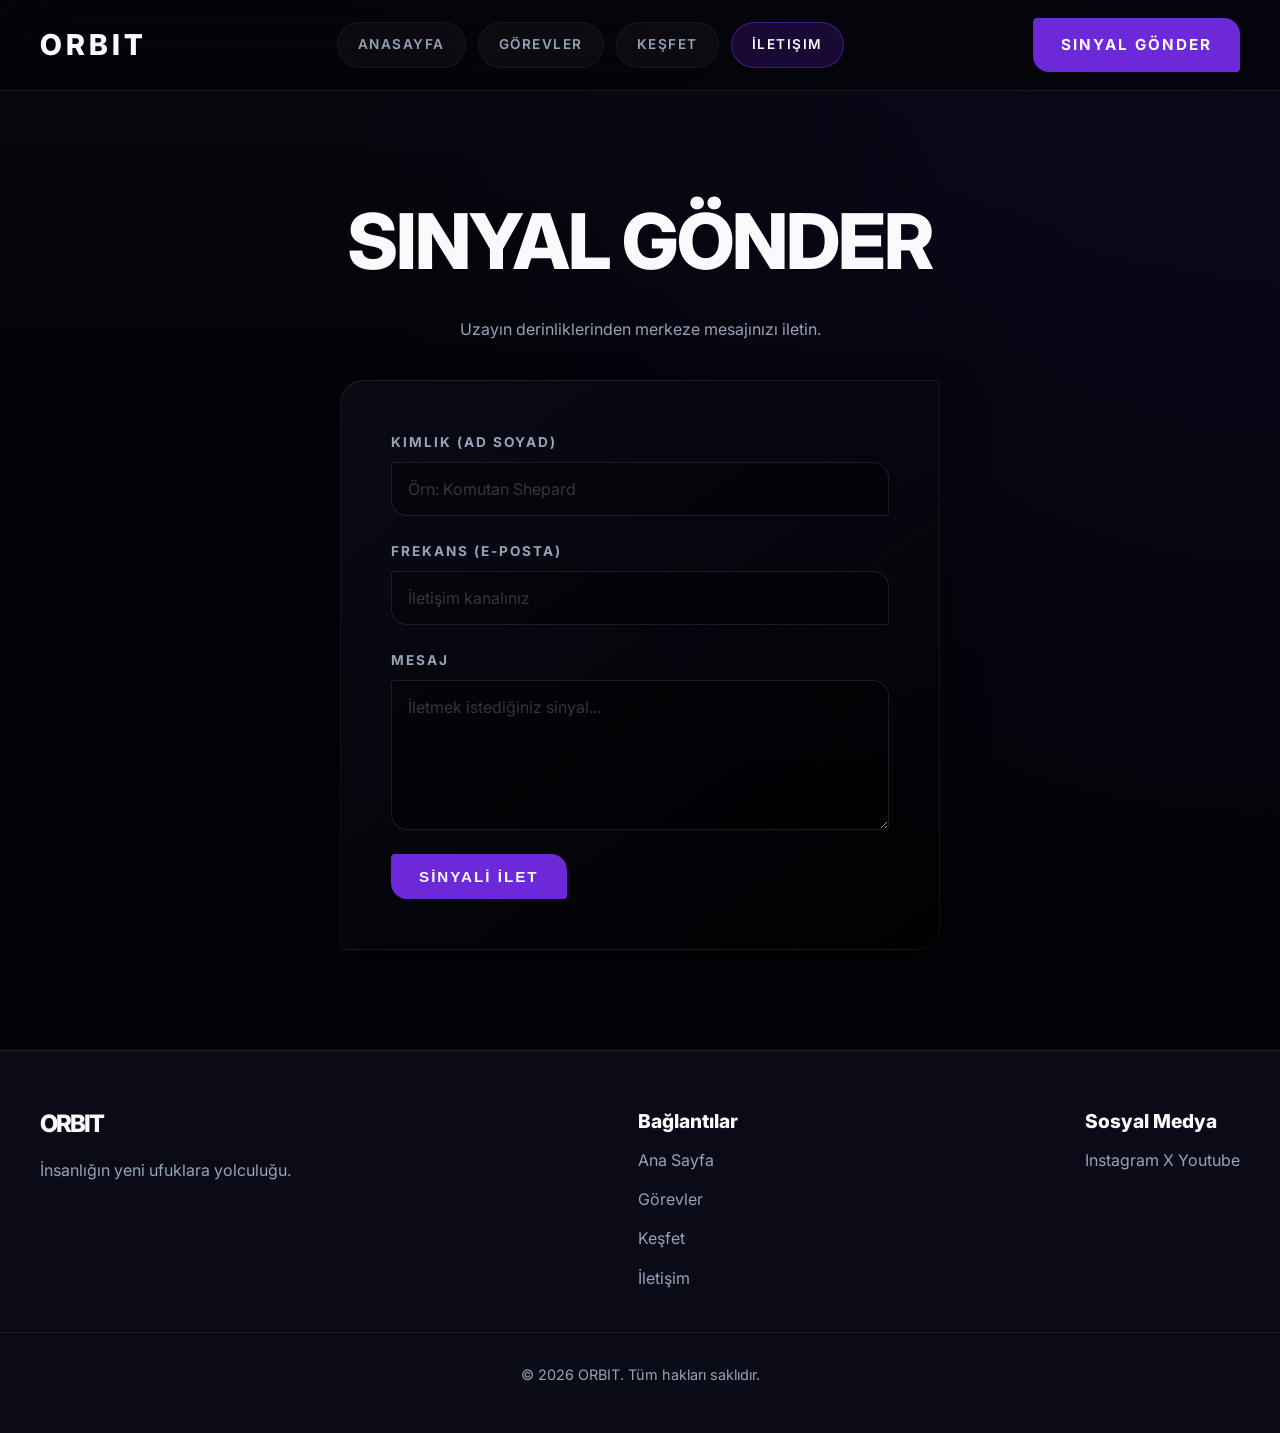
<file: iletisim.html>
<!doctype html>
<html lang="en">
  <head>
    <meta charset="UTF-8" />
    <meta name="viewport" content="width=device-width, initial-scale=1.0" />
    <title>İletişim - ORBIT</title>
    <link rel="stylesheet" href="scss/main.css" />
  </head>
  <body>
    <!-- ================ HEADER ================ -->
    <header>
      <div class="container">
        <a href="index.html" class="logo">ORBIT</a>
        <nav>
          <ul>
            <li><a href="index.html">Anasayfa</a></li>
            <li><a href="gorevler.html">Görevler</a></li>
            <li><a href="kesfet.html">Keşfet</a></li>
            <li><a href="iletisim.html" class="active">İletişim</a></li>
          </ul>
        </nav>
        <a href="iletisim.html" class="button primary">Sinyal Gönder</a>
      </div>
    </header>

    <!-- ================ MAIN ================ -->
    <main>
      <!-- ================ PAGE HEADER ================ -->
     <section class="page-header">
      <div class="container">
        <h1>Sinyal Gönder</h1>
          <p>Uzayın derinliklerinden merkeze mesajınızı iletin.</p>
      </div>
     </section>

     <!-- ================ FORM ================ -->
      <section class="container">
        <div class="contact-form">
          <form action="#">
            <div class="form-group">
              <label for="name">Kimlik (Ad Soyad)</label>
              <input type="text" id="name" placeholder="Örn: Komutan Shepard">
            </div>
             <div class="form-group">
              <label for="email">Frekans (E-posta)</label>
              <input type="email" id="email" placeholder="İletişim kanalınız">
            </div>
             <div class="form-group">
              <label for="mesaj">Mesaj</label>
              <textarea type="text" id="name" placeholder="İletmek istediğiniz sinyal..."></textarea>
            </div>
            <button type="button" class="button primary">SİNYALİ İLET</button>
          </form>
        </div>
      </section>
    </main>
    

    <!-- ================ FOOTER ================ -->
    <footer>
      <div class="container">
        <div>
          <h2>ORBIT</h2>
          <p>İnsanlığın yeni ufuklara yolculuğu.</p>
        </div>

        <div>
          <h3>Bağlantılar</h3>
          <ul>
            <li><a href="index.html">Ana Sayfa</a></li>
            <li><a href="gorevler.html">Görevler</a></li>
            <li><a href="kesfet.html">Keşfet</a></li>
            <li><a href="iletisim.html">İletişim</a></li>
          </ul>
        </div>

        <div>
          <h3>Sosyal Medya</h3>
          <ul>
            <li>
              <a href="#">Instagram</a>
              <a href="#">X</a>
              <a href="#">Youtube</a>
            </li>
          </ul>
        </div>
      </div>

      <div class="bottom">
        <p>&copy; 2026 ORBIT. Tüm hakları saklıdır.</p>
      </div>
    </footer>
  </body>
</html>
</file>
<file: scss/main.css>
@import url("https://fonts.googleapis.com/css2?family=Inter:ital,opsz,wght@0,14..32,100..900;1,14..32,100..900&display=swap");
* {
  margin: 0;
  padding: 0;
  box-sizing: border-box;
}

body {
  overflow-x: hidden;
}

img {
  max-width: 100%;
  display: block;
}

a {
  text-decoration: none;
  color: inherit;
}

ul {
  list-style: none;
}

body {
  font-family: "Inter", system-ui, sans-serif;
  background: radial-gradient(circle at top right, rgba(109, 40, 217, 0.1) 0%, #030308 60%);
  background-color: #030308;
  background-attachment: fixed;
  color: #f8fafc;
  line-height: 1.7;
}

h1,
h2,
h3,
h4 {
  line-height: 1.1;
  font-weight: 800;
}

h1 {
  font-size: clamp(3rem, 8vw, 7rem);
  text-transform: uppercase;
  letter-spacing: -2px;
  margin-bottom: 32px;
}

h2 {
  font-size: clamp(2rem, 3.5vw, 3.5rem);
  letter-spacing: -2px;
  margin-bottom: 24px;
}

h3 {
  font-size: 1.5rem;
}

p {
  color: #94a3b8;
  margin-bottom: 16px;
}

.container {
  width: 100%;
  max-width: 1300px;
  margin: 0 auto;
  padding-inline: 40px;
}
@media (max-width: 600px) {
  .container {
    padding-inline: 20px;
  }
}

section {
  padding: 100px 0;
}
@media (max-width: 992px) {
  section {
    padding: 80px 0;
  }
}
@media (max-width: 600px) {
  section {
    padding: 60px 0;
  }
}

header {
  background: rgba(3, 3, 8, 0.7);
  backdrop-filter: blur(24px);
  position: fixed;
  top: 0;
  left: 0;
  width: 100%;
  z-index: 100;
  border-bottom: 1px solid rgba(255, 255, 255, 0.08);
}
header .container {
  display: flex;
  justify-content: space-between;
  align-items: center;
  min-height: 90px;
  padding-top: 10px;
  padding-bottom: 10px;
}
header .logo {
  font-size: 1.8rem;
  font-weight: 800;
  letter-spacing: 4px;
  color: #f8fafc;
  text-transform: uppercase;
}
header nav ul {
  display: flex;
  justify-content: center;
  flex-wrap: wrap;
  gap: 12px;
}
@media (max-width: 600px) {
  header nav ul {
    width: 100%;
    flex-wrap: nowrap;
    justify-content: flex-start;
    padding-bottom: 5px;
    overflow-x: auto;
    overflow-y: hidden;
    scrollbar-width: none;
    -webkit-overflow-scrolling: touch;
  }
  header nav ul::-webkit-scrollbar {
    display: none;
  }
}
header nav a {
  display: inline-block;
  padding: 10px 20px;
  font-size: 0.85rem;
  font-weight: 600;
  text-transform: uppercase;
  letter-spacing: 1.5px;
  color: #94a3b8;
  background: rgba(255, 255, 255, 0.03);
  border: 1px solid rgba(255, 255, 255, 0.05);
  border-radius: 100px;
  transition: all 0.3s;
}
header nav a.active {
  color: #f8fafc;
  background: rgba(109, 40, 217, 0.2);
  border-color: rgba(109, 40, 217, 0.5);
}
header nav a:hover {
  color: #f8fafc;
  background: rgba(109, 40, 217, 0.2);
  border-color: rgba(109, 40, 217, 0.5);
  transform: translateY(-2px);
}
@media (max-width: 600px) {
  header nav a {
    padding: 8px 16px;
    font-size: 0.75rem;
    letter-spacing: 1px;
  }
}
@media (max-width: 992px) {
  header .container {
    flex-direction: column;
    gap: 20px;
    padding-top: 24px;
    padding-bottom: 24px;
  }
  header .button {
    display: none;
  }
}

.button {
  display: inline-flex;
  justify-content: center;
  align-items: center;
  padding: 14px 28px;
  border: none;
  border-radius: 4px 16px 4px 16px;
  font-size: 0.95rem;
  font-weight: 700;
  letter-spacing: 2px;
  text-transform: uppercase;
  cursor: pointer;
  transition: all 0.3s ease;
}
.button:hover {
  transform: translateY(-2px);
}
.button.primary {
  background: #6d28d9;
  color: #f8fafc;
}
.button.primary:hover {
  opacity: 0.9;
}
.button.secondary {
  background: transparent;
  color: #f8fafc;
  border: 2px solid #0ea5e9;
}
.button.secondary:hover {
  background: rgba(14, 165, 233, 0.1);
}

.card {
  background: #0b0b18;
  border-radius: 24px;
  border: 4px solid rgba(255, 255, 255, 0.08);
  overflow: hidden;
  position: relative;
  transition: all 0.3s;
}
.card:hover {
  transform: translateY(-8px) scale(1.02);
  background: #16162a;
  box-shadow: 0 30px 60px rgba(0, 0, 0, 0.6);
  border-color: #6d28d9;
}

.card img {
  width: 100%;
  height: 240px;
  -o-object-fit: contain;
     object-fit: contain;
  background: black;
}
.card .content {
  padding: 24px;
}
.card h3 {
  margin: 12px 0;
  font-size: 1.4rem;
}
.card p {
  margin-bottom: 20px;
  white-space: nowrap;
  overflow: hidden;
  text-overflow: ellipsis;
}
.card .info {
  display: flex;
  justify-content: space-between;
  margin-bottom: 20px;
  padding-top: 15px;
  border-top: 1px solid rgba(255, 255, 255, 0.08);
}
.card .info span {
  font-size: 0.9rem;
  color: #94a3b8;
  display: block;
}
.card .info strong {
  color: #f8fafc;
  display: block;
  margin-top: 4px;
}

.status {
  display: inline-block;
  padding: 6px 12px;
  border-radius: 100px;
  font-size: 0.8rem;
  font-weight: 700;
  letter-spacing: 1px;
}
.status.active {
  color: #10b981;
  background: rgba(16, 185, 129, 0.1);
}
.status.completed {
  color: #3b82f6;
  background: rgba(59, 130, 246, 0.1);
}
.status.planned {
  color: #f59e0b;
  background: rgba(245, 158, 11, 0.1);
}

footer {
  background: #0b0b18;
  border-top: 1px solid rgba(255, 255, 255, 0.08);
  padding: 60px 0 30px;
}
footer .container {
  display: flex;
  justify-content: space-between;
  flex-wrap: wrap;
  gap: 40px;
  margin-bottom: 40px;
}
footer h2 {
  font-size: 1.5rem;
  margin-bottom: 20px;
}
footer h3 {
  font-size: 1.2rem;
  margin-bottom: 15px;
}
footer ul {
  display: flex;
  flex-direction: column;
  gap: 12px;
}
footer a {
  color: #94a3b8;
  transition: color 0.3s ease;
}
footer a:hover {
  color: #6d28d9;
}
footer .bottom {
  text-align: center;
  padding-top: 30px;
  border-top: 1px solid rgba(255, 255, 255, 0.08);
  color: #94a3b8;
  font-size: 0.9rem;
}

.hero {
  display: flex;
  align-items: center;
  justify-content: center;
  min-height: 100vh;
  text-align: center;
  position: relative;
}
@media (max-width: 600px) {
  .hero {
    min-height: 75vh;
    padding-top: 140px;
    padding-bottom: 40px;
  }
}
.hero img {
  position: absolute;
  inset: 0;
  width: 100%;
  height: 100%;
  -o-object-fit: cover;
     object-fit: cover;
  z-index: -2;
  opacity: 0.6;
}
.hero::before {
  content: "";
  position: absolute;
  inset: 0;
  background: linear-gradient(to bottom, rgba(3, 3, 8, 0.2), #030308);
  z-index: -1;
}
.hero p {
  font-size: clamp(1.1rem, 2vw, 1.5rem);
  max-width: 800px;
  margin: 0 auto 48px;
  color: rgba(255, 255, 255, 0.8);
}
.hero .actions {
  display: flex;
  justify-content: center;
  gap: 20px;
}
@media (max-width: 600px) {
  .hero .actions {
    flex-direction: column;
    width: 100%;
    max-width: 300px;
    margin: 0 auto;
  }
}

.stats {
  padding: 80px 0;
  position: relative;
}
.stats .container {
  display: grid;
  grid-template-columns: repeat(3, 1fr);
  gap: 40px;
  text-align: center;
}
@media (max-width: 600px) {
  .stats .container {
    grid-template-columns: 1fr;
    gap: 60px;
  }
}
.stats h2 {
  font-size: clamp(3rem, 6vw, 5rem);
  color: #f8fafc;
  margin-bottom: 5px;
  letter-spacing: -2px;
}
.stats p {
  font-size: 1rem;
  font-weight: 600;
  letter-spacing: 2px;
  margin: 0;
}
.stats::before {
  content: "";
  position: absolute;
  inset: 0;
  border-top: 1px solid rgba(255, 255, 255, 0.08);
  border-bottom: 1px solid rgba(255, 255, 255, 0.08);
  z-index: -1;
  background: linear-gradient(90deg, transparent, rgba(22, 22, 42, 0.5), transparent);
}

.missions-grid,
.planets-grid {
  display: grid;
  grid-template-columns: repeat(auto-fit, minmax(300px, 1fr));
  gap: 40px;
  margin-top: 60px;
}

.button-wrapper {
  display: flex;
  justify-content: center;
  margin: 50px 0;
}

.about {
  position: relative;
  overflow: hidden;
}
.about img {
  border-radius: 24px;
  margin-top: 40px;
  height: 400px;
  width: 100%;
  -o-object-fit: cover;
     object-fit: cover;
}

.cta {
  text-align: center;
  padding: 100px 0;
  background: linear-gradient(to top, rgba(109, 40, 217, 0.1), transparent);
}
.cta h2 {
  font-size: 3rem;
  margin-bottom: 30px;
}
@media (max-width: 992px) {
  .cta h2 {
    font-size: 2rem;
  }
}

.page-header {
  text-align: center;
  padding: 200px 0 20px;
  background: linear-gradient(to bottom, rgba(11, 11, 24, 0.5), transparent);
}
.page-header h1 {
  font-size: clamp(3rem, 6vw, 6rem) !important;
}
.page-header + section {
  padding-top: 0px;
}

.planet-merkur {
  border-bottom: 4px solid #a3a3a3;
}

.planet-venus {
  border-bottom: 4px solid #fbbf24;
}

.planet-dunya {
  border-bottom: 4px solid #3b82f6;
}

.planet-mars {
  border-bottom: 4px solid #ef4444;
}

.planet-jupiter {
  border-bottom: 4px solid #f97316;
}

.planet-saturn {
  border-bottom: 4px solid #fcd34d;
}

.planet-uranus {
  border-bottom: 4px solid #38bdf8;
}

.planet-neptun {
  border-bottom: 4px solid #2563eb;
}

.explore .card {
  text-align: center;
}
.explore img {
  height: 200px;
}
.explore .content {
  padding: 24px;
}
.explore ul {
  text-align: left;
  margin-top: 20px;
}
.explore ul li {
  width: 100%;
  padding: 10px 0;
  border-bottom: 1px solid rgba(255, 255, 255, 0.08);
  display: flex;
  flex-direction: column;
  gap: 4px;
}
.explore ul li:last-child {
  border-bottom: none;
}
.explore ul li span {
  color: #94a3b8;
  font-size: 0.9rem;
}

.contact-form {
  max-width: 600px;
  margin: 0 auto;
  background: linear-gradient(145deg, rgba(11, 11, 24, 0.95), rgba(0, 0, 0, 0.6));
  padding: 50px;
  border-radius: 24px 4px 24px 4px;
  border: 1px solid rgba(255, 255, 255, 0.05);
  border-top: 1px solid rgba(255, 255, 255, 0.1);
  box-shadow: 0 20px 40px rgba(0, 0, 0, 0.5);
}
@media (max-width: 600px) {
  .contact-form {
    padding: 30px 20px;
  }
}
.contact-form .form-group {
  margin-bottom: 24px;
  display: flex;
  flex-direction: column;
  gap: 8px;
}
.contact-form label {
  font-weight: 700;
  color: #94a3b8;
  text-transform: uppercase;
  letter-spacing: 2px;
  font-size: 0.85rem;
}
.contact-form input,
.contact-form textarea {
  width: 100%;
  padding: 16px;
  background: rgba(0, 0, 0, 0.4);
  border: 1px solid rgba(255, 255, 255, 0.1);
  border-radius: 4px 16px 4px 16px;
  color: #f8fafc;
  font-family: inherit;
  font-size: 1rem;
  transition: all 0.3s ease;
}
.contact-form input:focus,
.contact-form textarea:focus {
  outline: none;
  border-color: #6d28d9;
  box-shadow: 0 0 15px rgba(109, 40, 217, 0.2);
}
.contact-form input::-moz-placeholder, .contact-form textarea::-moz-placeholder {
  color: rgba(255, 255, 255, 0.2);
}
.contact-form input::placeholder,
.contact-form textarea::placeholder {
  color: rgba(255, 255, 255, 0.2);
}
.contact-form textarea {
  resize: vertical;
  min-height: 150px;
  max-height: 400px;
}/*# sourceMappingURL=main.css.map */
</file>
